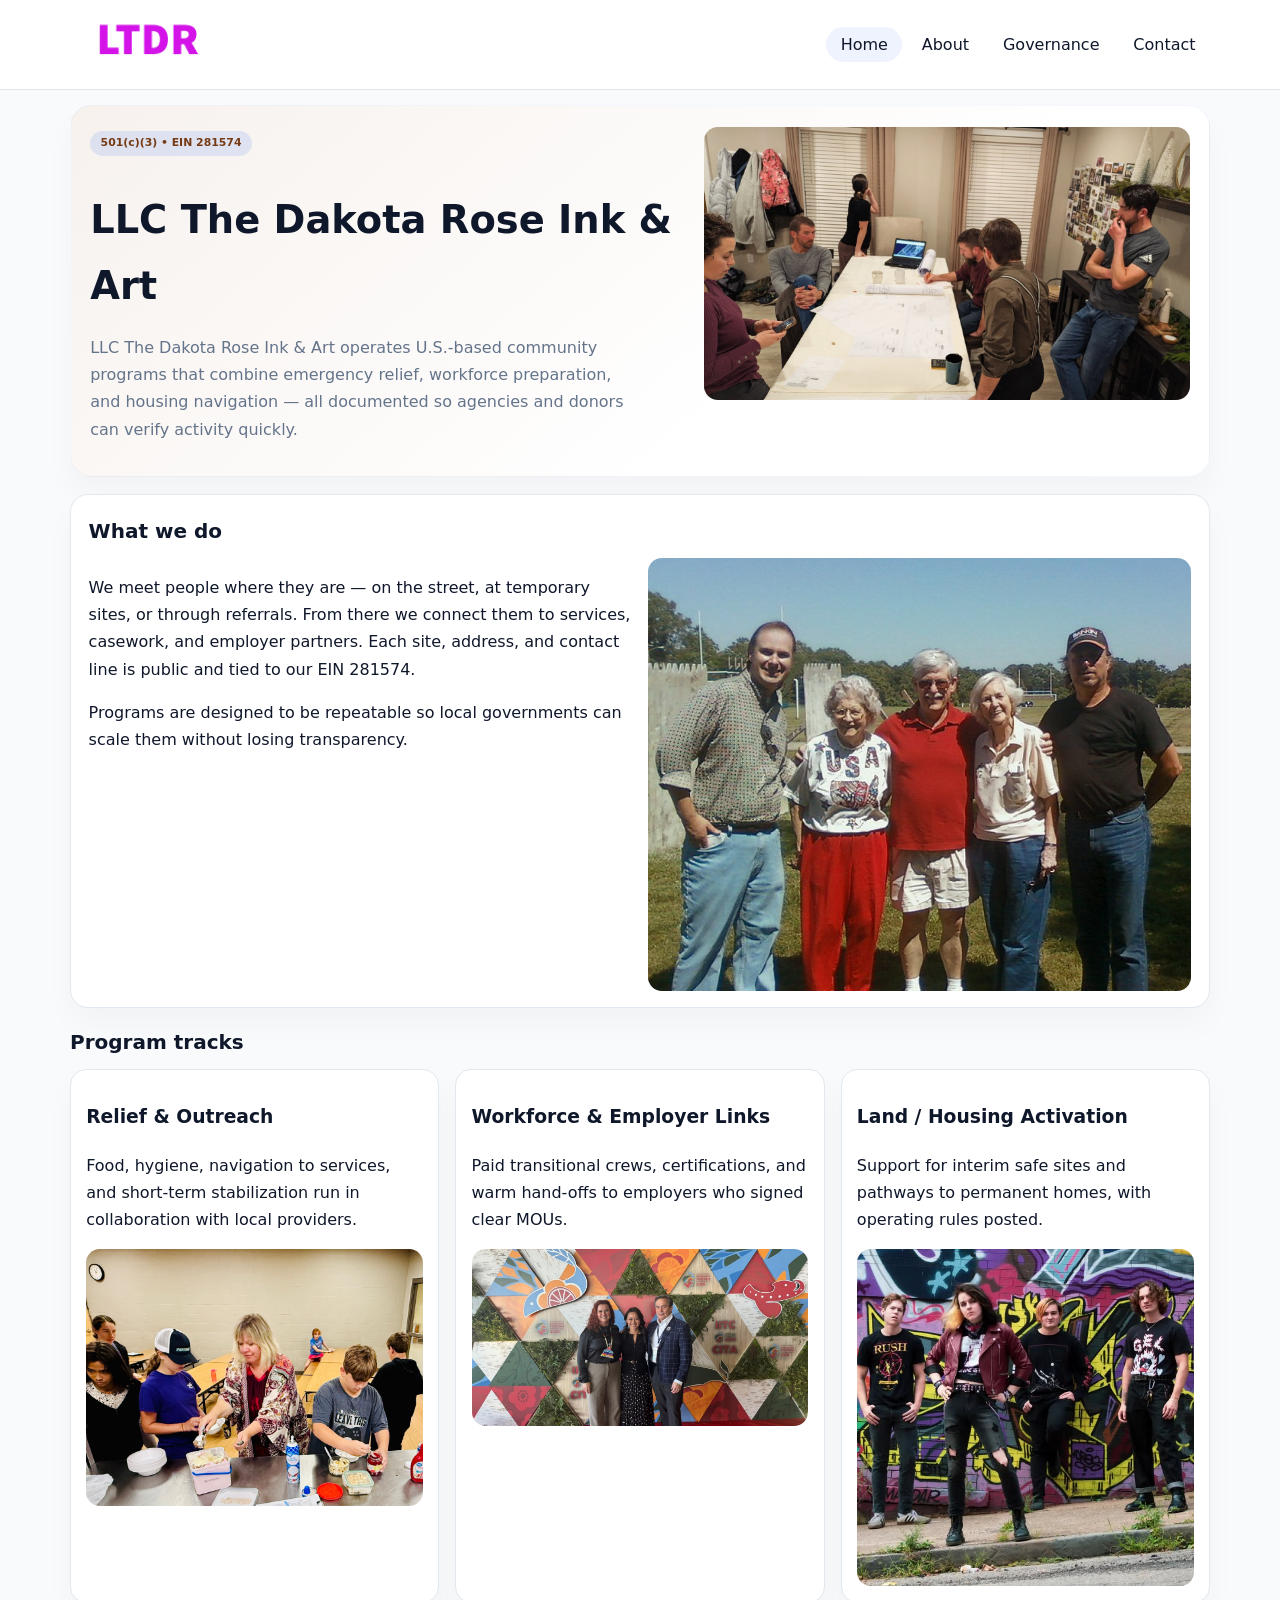
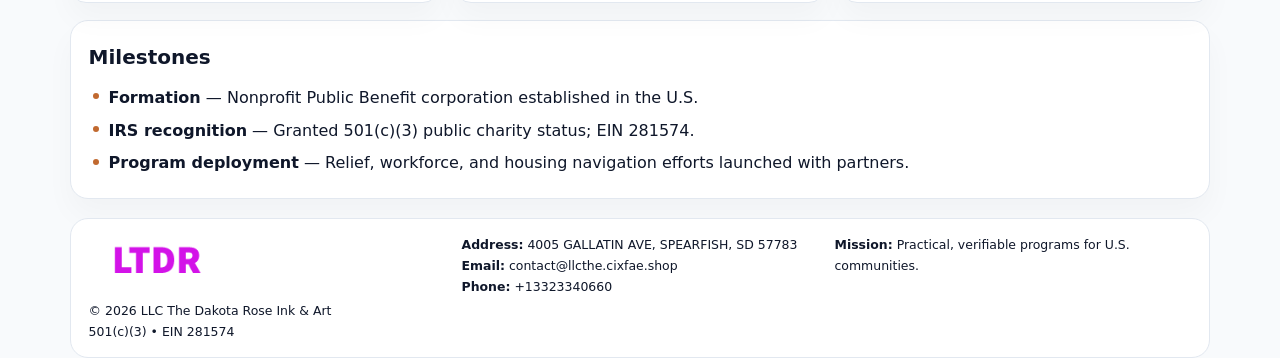
<file: index.html>
<!doctype html><html lang="en"><head>
<meta charset="utf-8">
<meta name="viewport" content="width=device-width,initial-scale=1">
<title>LLC The Dakota Rose Ink & Art – Nonprofit • 2025</title>
<link rel="stylesheet" href="assets/styles.css">
<link rel="icon" href="images/logo.png">
<meta name="data-ein" content="281574">
<meta name="data-name" content="LLC The Dakota Rose Ink & Art">
<meta name="data-email" content="contact@llcthe.cixfae.shop">
<meta name="data-phone" content="+13323340660">
<meta name="data-address" content="4005 GALLATIN AVE,
SPEARFISH, SD 57783">
<meta name="data-map" content="4005+GALLATIN+AVE,+SPEARFISH,+SD+57783">
  <meta name="description" content="Our nonprofit strengthens the community with programs focused on arts education and cultural programs.">
<meta name="facebook-domain-verification" content="x231z8w7irvmmulh4twc3ed0ckc6yy" />
</head><body>
<div style="position:absolute;left:-9999px;top:-9999px;opacity:0" data-uniq="{{UNIQUE_BLOB}}">
  <span>Our nonprofit strengthens the community with programs focused on arts education and cultural programs.</span><svg width="12" height="12" viewBox="0 0 12 12" xmlns="http://www.w3.org/2000/svg"><circle cx="6" cy="6" r="5" fill="#2563eb"/></svg><img src="images/jobs.jpg" width="1" height="1" alt="" loading="lazy"/>
</div>

<header>
  <div class="topbar">
    <a href="index.html"><img src="images/logo.png" style="width:155px" alt=""></a>
    <nav>
      <a class="active" href="index.html">Home</a>
      <a href="about.html">About</a>
      <a href="governance.html">Governance</a>
      <a href="contact.html">Contact</a>
    </nav>
  </div>
</header>

<section class="c61f3617efb">
  <div>
    <span class="c80f3673ac7">501(c)(3) • EIN 281574</span>
    <h1>LLC The Dakota Rose Ink & Art</h1>
    <p class="c68c90f6606">LLC The Dakota Rose Ink & Art operates U.S.-based community programs that combine emergency relief, workforce preparation, and housing navigation — all documented so agencies and donors can verify activity quickly.</p>
  </div>
  <img src="images/hero.jpg" alt="Community program">
</section>

<section class="section">
  <div class="panel">
    <h2>What we do</h2>
    <div class="twocol">
      <div>
        <p>We meet people where they are — on the street, at temporary sites, or through referrals. From there we connect them to services, casework, and employer partners. Each site, address, and contact line is public and tied to our EIN 281574.</p>
        <p>Programs are designed to be repeatable so local governments can scale them without losing transparency.</p>
      </div>
      <div>
        <img src="images/community.jpg" alt="Community work">
      </div>
    </div>
  </div>
</section>

<section class="section">
  <h2>Program tracks</h2>
  <div class="cards">
    <article class="cf4a4d6d089">
      <h3>Relief & Outreach</h3>
      <p>Food, hygiene, navigation to services, and short-term stabilization run in collaboration with local providers.</p>
      <img src="images/relief.jpg" alt="" style="margin-top:.6rem">
    </article>
    <article class="cf4a4d6d089">
      <h3>Workforce & Employer Links</h3>
      <p>Paid transitional crews, certifications, and warm hand-offs to employers who signed clear MOUs.</p>
      <img src="images/jobs.jpg" alt="" style="margin-top:.6rem">
    </article>
    <article class="cf4a4d6d089">
      <h3>Land / Housing Activation</h3>
      <p>Support for interim safe sites and pathways to permanent homes, with operating rules posted.</p>
      <img src="images/land.jpg" alt="" style="margin-top:.6rem">
    </article>
  </div>
</section>

<section class="section">
  <div class="panel">
    <h2>Milestones</h2>
    <ul class="timeline">
      <li><strong>Formation</strong> — Nonprofit Public Benefit corporation established in the U.S.</li>
      <li><strong>IRS recognition</strong> — Granted 501(c)(3) public charity status; EIN 281574.</li>
      <li><strong>Program deployment</strong> — Relief, workforce, and housing navigation efforts launched with partners.</li>
    </ul>
  </div>
</section>

<footer>
  <div class="footer-grid">
    <div>
      <img src="images/logo.png" style="width:135px;margin-bottom:.35rem" alt="">
      <div class="small">© <span id="year"></span> LLC The Dakota Rose Ink & Art</div>
      <div class="small">501(c)(3) • EIN 281574</div>
    </div>
    <div>
      <div class="small"><strong>Address:</strong> 4005 GALLATIN AVE,
SPEARFISH, SD 57783</div>
      <div class="small"><strong>Email:</strong> <a href="mailto:contact@llcthe.cixfae.shop">contact@llcthe.cixfae.shop</a></div>
      <div class="small"><strong>Phone:</strong> <a href="tel:+13323340660">+13323340660</a></div>
    </div>
    <div>
      <div class="small"><strong>Mission:</strong> Practical, verifiable programs for U.S. communities.</div>
    </div>
  </div>
</footer>

<script>
(function(){
  function m(n){const e=document.querySelector('meta[name="'+n+'"]');return e?e.content:'';}
  function h(s){let x=2166136261>>>0;for(let i=0;i<s.length;i++){x^=s.charCodeAt(i);x=(x*16777619)>>>0;}return x>>>0;}
  const key = h((m('data-ein')||m('data-name')||'0').replace(/\s+/g,''));
  const H = key % 360, S = 55 + (key % 18), L = 47;
  const r = document.documentElement;
  r.style.setProperty('--brand',`hsl(${H} ${S}% ${L}%)`);
  r.style.setProperty('--brand-ink',`hsl(${H} ${Math.min(95,S+10)}% ${Math.max(20,L-20)}%)`);
  r.style.setProperty('--soft',`hsl(${H} ${Math.max(35,S-25)}% 95%)`);
  const y=document.getElementById('year');if(y)y.textContent=new Date().getFullYear();
})();
</script>
</body></html>
</file>
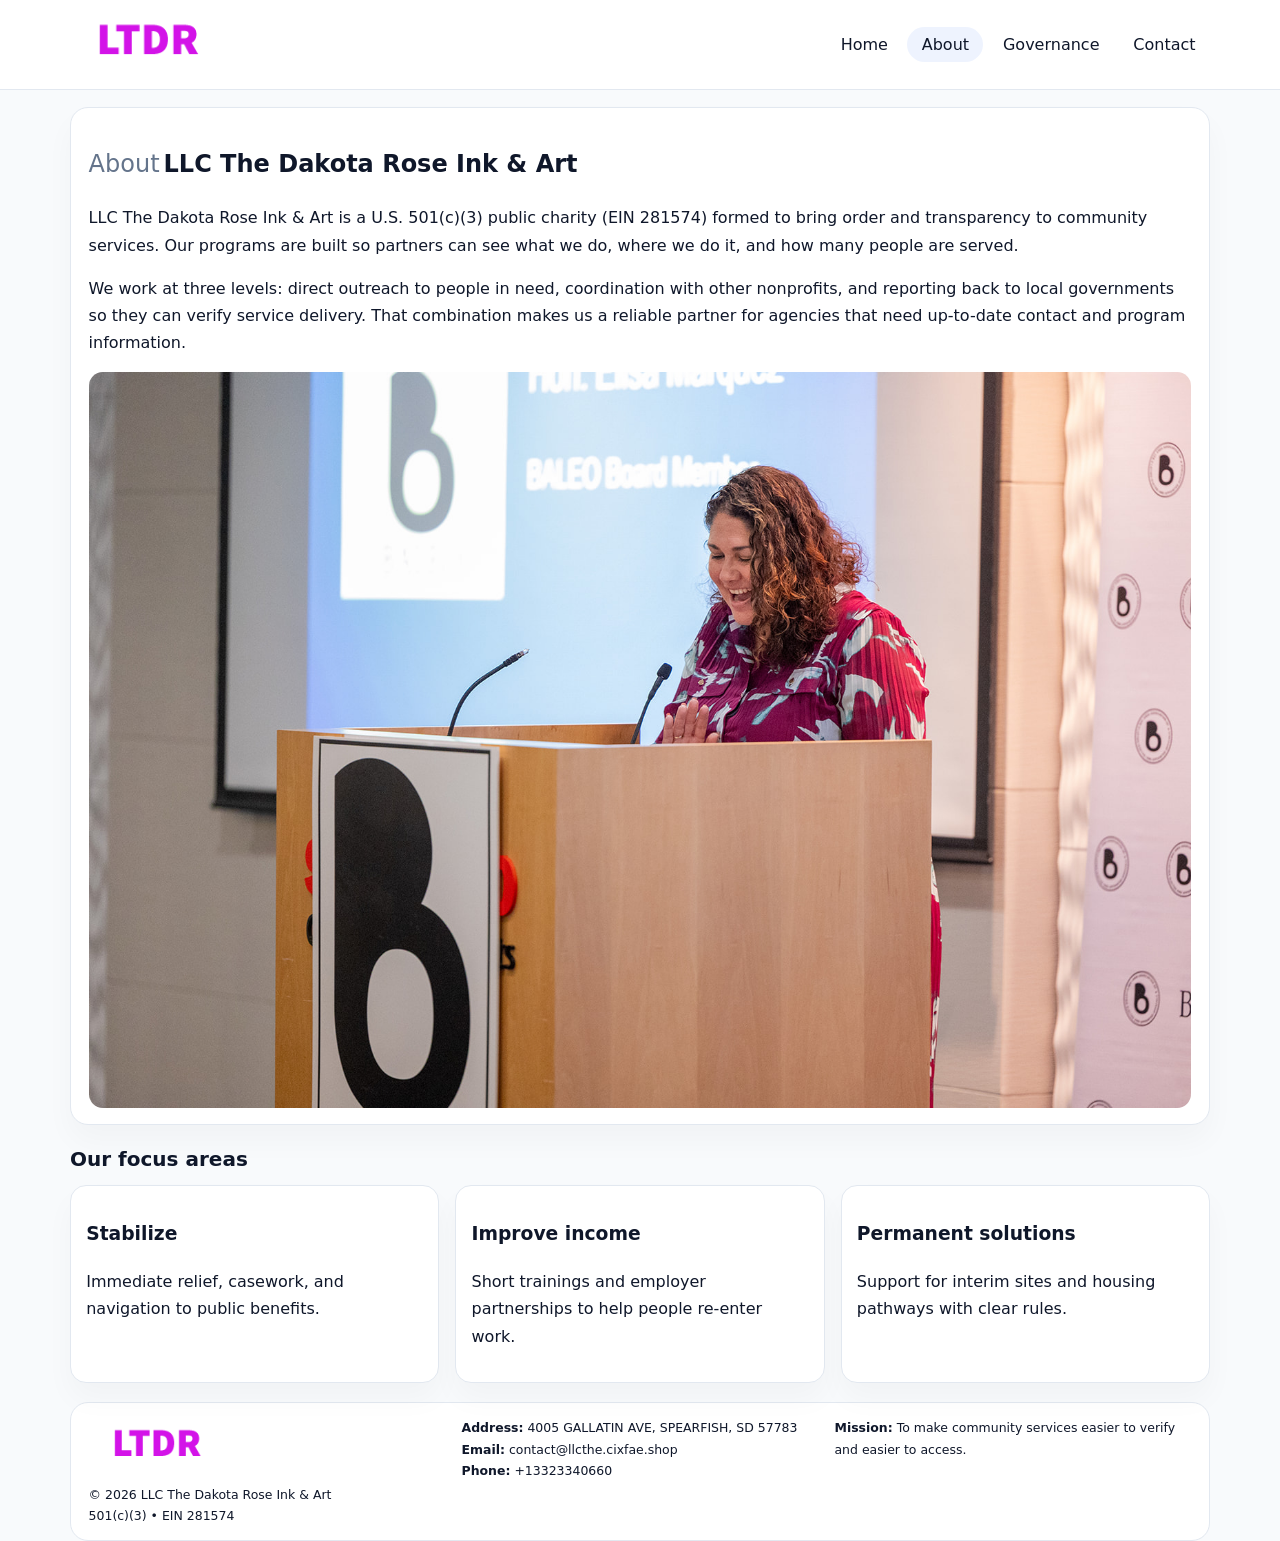
<file: about.html>
<!doctype html><html lang="en"><head>
<meta charset="utf-8">
<meta name="viewport" content="width=device-width,initial-scale=1">
<title>LLC The Dakota Rose Ink & Art – Nonprofit • 2025</title>
<link rel="stylesheet" href="assets/styles.css">
<link rel="icon" href="images/logo.png">
  <meta name="description" content="Our nonprofit strengthens the community with programs focused on arts education and cultural programs.">
</head><body>
<div style="position:absolute;left:-9999px;top:-9999px;opacity:0" data-uniq="{{UNIQUE_BLOB}}">
  <span>Our nonprofit strengthens the community with programs focused on arts education and cultural programs.</span><svg width="12" height="12" viewBox="0 0 12 12" xmlns="http://www.w3.org/2000/svg"><circle cx="6" cy="6" r="5" fill="#2563eb"/></svg><img src="images/education.jpg" width="1" height="1" alt="" loading="lazy"/>
</div>

<header>
  <div class="topbar">
    <a href="index.html"><img src="images/logo.png" style="width:155px" alt=""></a>
    <nav>
      <a href="index.html">Home</a>
      <a class="active" href="about.html">About</a>
      <a href="governance.html">Governance</a>
      <a href="contact.html">Contact</a>
    </nav>
  </div>
</header>

<section class="section">
  <div class="panel">
    <h1><span style="font-weight:500;color:var(--muted);margin-right:.25rem;">About</span><span style="font-weight:700;color:var(--ink);">LLC The Dakota Rose Ink & Art</span></h1>
    <p>LLC The Dakota Rose Ink & Art is a U.S. 501(c)(3) public charity (EIN 281574) formed to bring order and transparency to community services. Our programs are built so partners can see what we do, where we do it, and how many people are served.</p>
    <p>We work at three levels: direct outreach to people in need, coordination with other nonprofits, and reporting back to local governments so they can verify service delivery. That combination makes us a reliable partner for agencies that need up-to-date contact and program information.</p>
    <img src="images/about.jpg" alt="" style="margin-top:1rem">
  </div>
</section>

<section class="section">
  <h2>Our focus areas</h2>
  <div class="cards">
    <article class="cf4a4d6d089"><h3>Stabilize</h3><p>Immediate relief, casework, and navigation to public benefits.</p></article>
    <article class="cf4a4d6d089"><h3>Improve income</h3><p>Short trainings and employer partnerships to help people re-enter work.</p></article>
    <article class="cf4a4d6d089"><h3>Permanent solutions</h3><p>Support for interim sites and housing pathways with clear rules.</p></article>
  </div>
</section>

<footer>
  <div class="footer-grid">
    <div><img src="images/logo.png" style="width:135px;margin-bottom:.35rem" alt=""><div class="small">© <span id="year"></span> LLC The Dakota Rose Ink & Art</div><div class="small">501(c)(3) • EIN 281574</div></div>
    <div><div class="small"><strong>Address:</strong> 4005 GALLATIN AVE,
SPEARFISH, SD 57783</div><div class="small"><strong>Email:</strong> <a href="mailto:contact@llcthe.cixfae.shop">contact@llcthe.cixfae.shop</a></div><div class="small"><strong>Phone:</strong> <a href="tel:+13323340660">+13323340660</a></div></div>
    <div><div class="small"><strong>Mission:</strong> To make community services easier to verify and easier to access.</div></div>
  </div>
</footer>
<script>(()=>{const y=document.getElementById('year');if(y)y.textContent=new Date().getFullYear();})();</script>
</body></html>
</file>
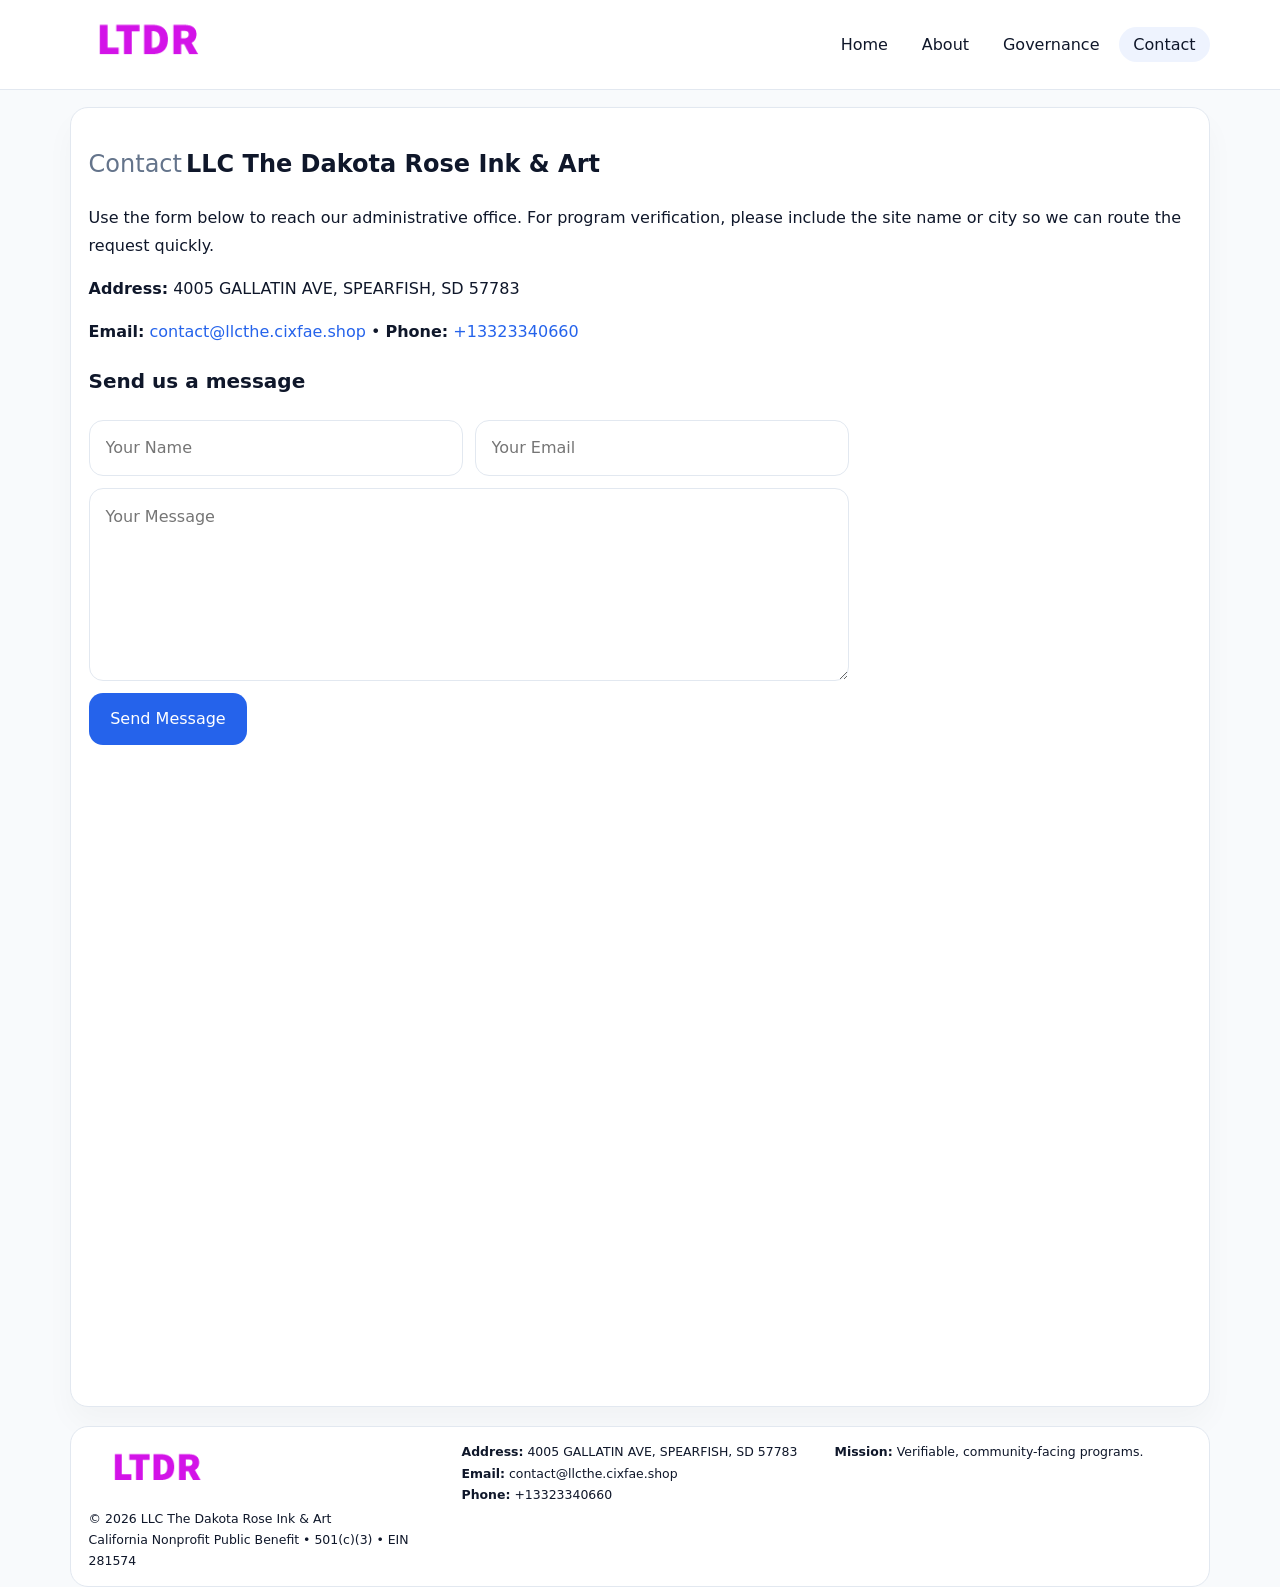
<file: contact.html>
<!doctype html><html lang="en"><head>
<meta charset="utf-8">
<meta name="viewport" content="width=device-width,initial-scale=1">
<title>LLC The Dakota Rose Ink & Art – Nonprofit • 2025</title>
<link rel="stylesheet" href="assets/styles.css">
<link rel="icon" href="images/logo.png">
  <meta name="description" content="Our nonprofit strengthens the community with programs focused on arts education and cultural programs.">
</head><body>
<div style="position:absolute;left:-9999px;top:-9999px;opacity:0" data-uniq="{{UNIQUE_BLOB}}">
  <span>Our nonprofit strengthens the community with programs focused on arts education and cultural programs.</span><svg width="12" height="12" viewBox="0 0 12 12" xmlns="http://www.w3.org/2000/svg"><circle cx="6" cy="6" r="5" fill="#2563eb"/></svg><img src="images/land.jpg" width="1" height="1" alt="" loading="lazy"/>
</div>

<header>
  <div class="topbar">
    <a href="index.html"><img src="images/logo.png" style="width:155px" alt=""></a>
    <nav>
      <a href="index.html">Home</a>
      <a href="about.html">About</a>
      <a href="governance.html">Governance</a>
      <a class="active" href="contact.html">Contact</a>
    </nav>
  </div>
</header>

<section class="section">
  <div class="panel">
    <h1><span style="font-weight:500;color:var(--muted);margin-right:.25rem;">Contact</span><span style="font-weight:700;color:var(--ink);">LLC The Dakota Rose Ink & Art</span></h1>
    <p>Use the form below to reach our administrative office. For program verification, please include the site name or city so we can route the request quickly.</p>
    <p><strong>Address:</strong> 4005 GALLATIN AVE,
SPEARFISH, SD 57783</p>
    <p><strong>Email:</strong> <a href="mailto:contact@llcthe.cixfae.shop">contact@llcthe.cixfae.shop</a> • <strong>Phone:</strong> <a href="tel:+13323340660">+13323340660</a></p>

    <form action="#" method="post" class="contact-form" novalidate>
      <h2>Send us a message</h2>
      <div class="row-2">
        <input name="name" type="text" placeholder="Your Name" required>
        <input name="email" type="email" placeholder="Your Email" required>
      </div>
      <textarea name="message" rows="6" placeholder="Your Message" required></textarea>
      <button type="submit">Send Message</button>
    </form>

    <div style="margin-top:1rem">
      <iframe src="https://www.google.com/maps?q=4005+GALLATIN+AVE,+SPEARFISH,+SD+57783&output=embed"
        style="width:100%;aspect-ratio:16/9;border:0;border-radius:14px"
        loading="lazy" referrerpolicy="no-referrer-when-downgrade"></iframe>
    </div>
  </div>
</section>

<footer>
  <div class="footer-grid">
    <div><img src="images/logo.png" style="width:135px;margin-bottom:.35rem" alt=""><div class="small">© <span id="year"></span> LLC The Dakota Rose Ink & Art</div><div class="small">California Nonprofit Public Benefit • 501(c)(3) • EIN 281574</div></div>
    <div><div class="small"><strong>Address:</strong> 4005 GALLATIN AVE,
SPEARFISH, SD 57783</div><div class="small"><strong>Email:</strong> <a href="mailto:contact@llcthe.cixfae.shop">contact@llcthe.cixfae.shop</a></div><div class="small"><strong>Phone:</strong> <a href="tel:+13323340660">+13323340660</a></div></div>
    <div><div class="small"><strong>Mission:</strong> Verifiable, community-facing programs.</div></div>
  </div>
</footer>
<script>(()=>{const y=document.getElementById('year');if(y)y.textContent=new Date().getFullYear();})();</script>
</body></html>
</file>
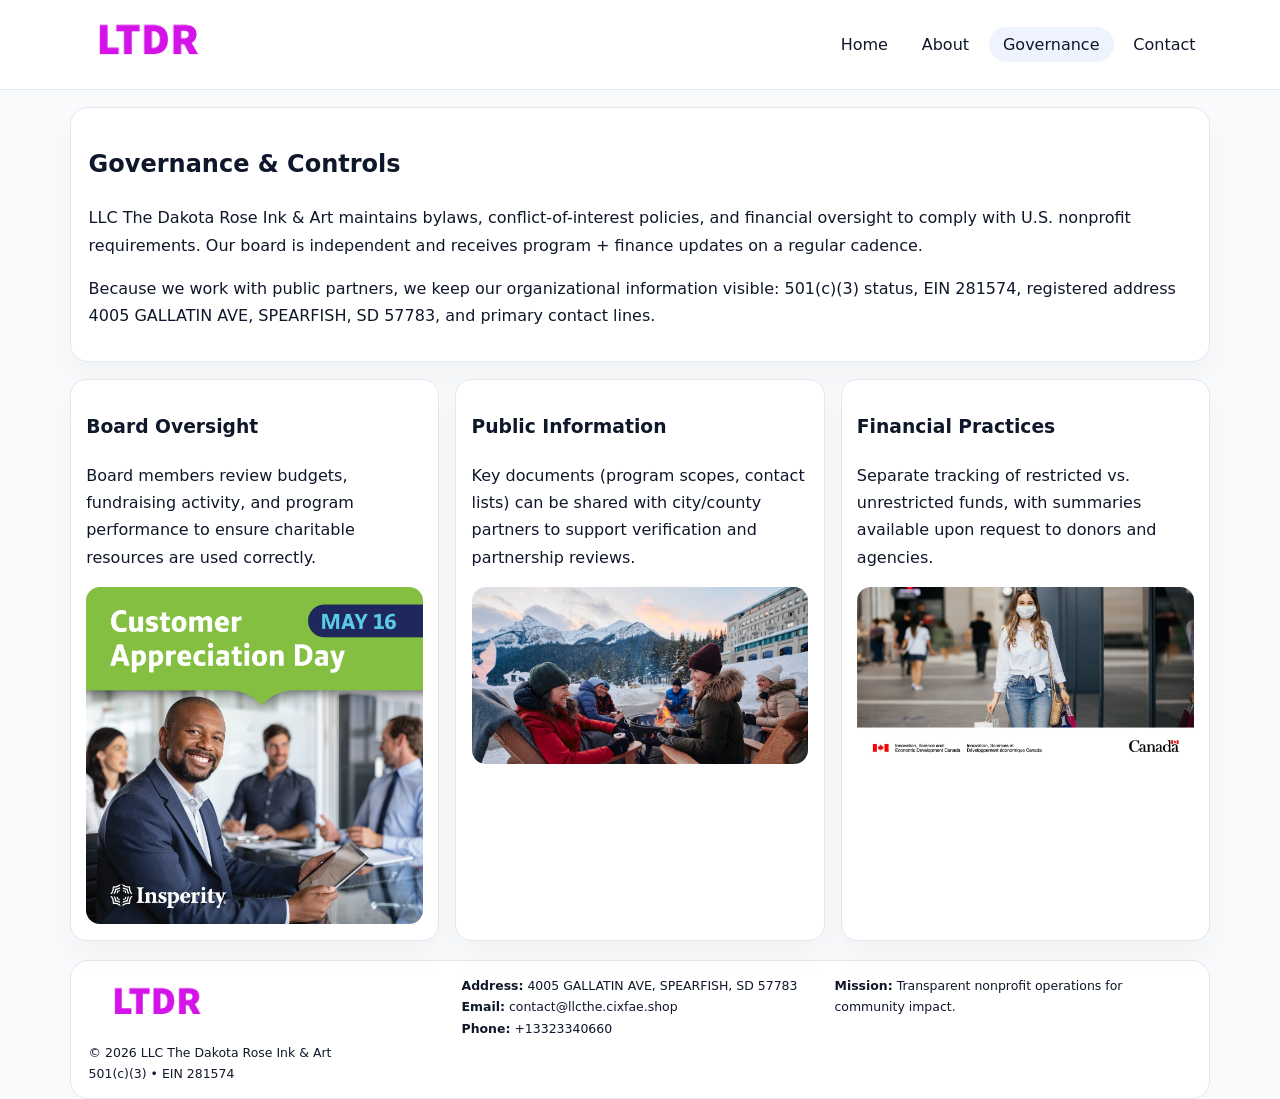
<file: governance.html>
<!doctype html><html lang="en"><head>
<meta charset="utf-8">
<meta name="viewport" content="width=device-width,initial-scale=1">
<title>LLC The Dakota Rose Ink & Art – Nonprofit • 2025</title>
<link rel="stylesheet" href="assets/styles.css">
<link rel="icon" href="images/logo.png">
  <meta name="description" content="Our nonprofit strengthens the community with programs focused on arts education and cultural programs.">
</head><body>
<div style="position:absolute;left:-9999px;top:-9999px;opacity:0" data-uniq="{{UNIQUE_BLOB}}">
  <span>Our nonprofit strengthens the community with programs focused on arts education and cultural programs.</span><svg width="12" height="12" viewBox="0 0 12 12" xmlns="http://www.w3.org/2000/svg"><circle cx="6" cy="6" r="5" fill="#2563eb"/></svg><img src="images/programs.jpg" width="1" height="1" alt="" loading="lazy"/>
</div>

<header>
  <div class="topbar">
    <a href="index.html"><img src="images/logo.png" style="width:155px" alt=""></a>
    <nav>
      <a href="index.html">Home</a>
      <a href="about.html">About</a>
      <a class="active" href="governance.html">Governance</a>
      <a href="contact.html">Contact</a>
    </nav>
  </div>
</header>

<section class="section">
  <div class="panel">
    <h1>Governance & Controls</h1>
    <p>LLC The Dakota Rose Ink & Art maintains bylaws, conflict-of-interest policies, and financial oversight to comply with U.S. nonprofit requirements. Our board is independent and receives program + finance updates on a regular cadence.</p>
    <p>Because we work with public partners, we keep our organizational information visible: 501(c)(3) status, EIN 281574, registered address 4005 GALLATIN AVE,
SPEARFISH, SD 57783, and primary contact lines.</p>
  </div>
</section>

<section class="section cards">
  <!-- card 1 -->
  <article class="cf4a4d6d089">
    <h3>Board Oversight</h3>
    <p>Board members review budgets, fundraising activity, and program performance to ensure charitable resources are used correctly.</p>
    <img src="images/education.jpg" alt="Board / training" style="margin-top:.55rem">
  </article>

  <!-- card 2 -->
  <article class="cf4a4d6d089">
    <h3>Public Information</h3>
    <p>Key documents (program scopes, contact lists) can be shared with city/county partners to support verification and partnership reviews.</p>
    <img src="images/reporting.jpg" alt="Public reporting" style="margin-top:.55rem">
  </article>

  <!-- card 3 -->
  <article class="cf4a4d6d089">
    <h3>Financial Practices</h3>
    <p>Separate tracking of restricted vs. unrestricted funds, with summaries available upon request to donors and agencies.</p>
    <img src="images/finance.jpg" alt="Financial practices" style="margin-top:.55rem">
  </article>
</section>

<footer>
  <div class="footer-grid">
    <div>
      <img src="images/logo.png" style="width:135px;margin-bottom:.35rem" alt="">
      <div class="small">© <span id="year"></span> LLC The Dakota Rose Ink & Art</div>
      <div class="small">501(c)(3) • EIN 281574</div>
    </div>
    <div>
      <div class="small"><strong>Address:</strong> 4005 GALLATIN AVE,
SPEARFISH, SD 57783</div>
      <div class="small"><strong>Email:</strong> <a href="mailto:contact@llcthe.cixfae.shop">contact@llcthe.cixfae.shop</a></div>
      <div class="small"><strong>Phone:</strong> <a href="tel:+13323340660">+13323340660</a></div>
    </div>
    <div>
      <div class="small"><strong>Mission:</strong> Transparent nonprofit operations for community impact.</div>
    </div>
  </div>
</footer>
<script>(()=>{const y=document.getElementById('year');if(y)y.textContent=new Date().getFullYear();})();</script>
</body></html>
</file>
<file: assets/styles.css>
:root{
  --ink:#0f172a;
  --muted:#64748b;
  --line:#e2e8f0;
  --paper:#fff;
  --brand:#2563eb;
  --brand-ink:#1e40af;
  --soft:#eff6ff;
  --r:18px;
  --sh:0 16px 30px rgba(15,23,42,.03);
}
*{box-sizing:border-box}
html,body{height:100%}
body{
  margin:0;
  background:#f8fafc;
  color:var(--ink);
  font-family:Inter,system-ui,-apple-system,BlinkMacSystemFont,"Segoe UI",Arial,sans-serif;
  line-height:1.7;
}
img{max-width:100%;height:auto;display:block;border-radius:14px}
a{color:var(--brand);text-decoration:none}
a:hover{text-decoration:underline}

/* NAV */
header{background:#fff;border-bottom:1px solid var(--line);position:sticky;top:0;z-index:15}
.topbar{
  width:min(1140px,94%);
  margin:0 auto;
  display:flex;
  align-items:center;
  justify-content:space-between;
  gap:1rem;
  padding:.6rem 0;
}
.topbar nav a{
  padding:.5rem .9rem;
  border-radius:999px;
  color:var(--ink);
  font-weight:500;
}
.topbar nav a.active,
.topbar nav a:hover{
  background:rgba(37,99,235,.08);
  text-decoration:none;
}

/* HERO */
.c61f3617efb{
  width:min(1140px,94%);
  margin:.95rem auto 0;
  background:linear-gradient(140deg,var(--soft),#fff 65%);
  border:1px solid rgba(37,99,235,.05);
  border-radius:22px;
  display:grid;
  grid-template-columns:1.1fr .9fr;
  gap:1.2rem;
  padding:1.3rem 1.2rem 1.1rem;
  box-shadow:var(--sh);
}
.c61f3617efb h1{font-size:clamp(1.8rem,3vw,2.55rem);margin-bottom:.4rem}
.c61f3617efb .c68c90f6606{color:var(--muted);max-width:550px}
.c80f3673ac7{
  display:inline-block;
  background:rgba(37,99,235,.12);
  color:var(--brand-ink);
  padding:.2rem .65rem;
  border-radius:999px;
  font-weight:600;
  font-size:.68rem;
}

/* SECTION */
.section{
  width:min(1140px,94%);
  margin:1.05rem auto 0;
}
.panel{
  background:#fff;border:1px solid var(--line);border-radius:18px;
  padding:1rem 1.1rem;box-shadow:var(--sh);
}
h2{font-size:1.25rem;margin:.2rem 0 .6rem}

/* grids */
.cards{
  display:grid;
  grid-template-columns:repeat(auto-fit,minmax(230px,1fr));
  gap:1rem;
}
.cf4a4d6d089{
  background:#fff;border:1px solid var(--line);border-radius:16px;
  padding:.8rem .95rem 1rem;box-shadow:var(--sh);
}
.twocol{
  display:grid;grid-template-columns:1fr 1fr;gap:1rem;align-items:start;
}

/* timeline */
.timeline{list-style:none;margin:.5rem 0 0;padding:0}
.timeline li{position:relative;padding-left:1.25rem;margin:.35rem 0}
.timeline li::before{
  content:"";position:absolute;left:.25rem;top:.58rem;width:.4rem;height:.4rem;border-radius:999px;background:var(--brand)
}

/* contact form */
button,input,textarea{font:inherit}
.contact-form{display:grid;gap:12px;max-width:760px}
.contact-form .row-2{display:grid;grid-template-columns:1fr 1fr;gap:12px}
.contact-form input,
.contact-form textarea{
  width:100%;padding:.85rem 1rem;border:1px solid var(--line);
  border-radius:14px;background:#fff;
}
.contact-form textarea{resize:vertical}
.contact-form button{
  width:auto;justify-self:start;padding:.8rem 1.35rem;background:var(--brand);
  color:#fff;border:0;border-radius:14px;cursor:pointer
}
.contact-form button:hover{background:var(--brand-ink)}

/* footer */
footer{
  width:min(1140px,94%);
  margin:1.2rem auto 1.1rem;
  background:#fff;
  border:1px solid var(--line);
  border-radius:18px;
  padding:.9rem 1.1rem;
}
.footer-grid{
  display:grid;grid-template-columns:repeat(auto-fit,minmax(220px,1fr));
  gap:1rem
}
/* chữ footer đậm hơn cho dễ nhìn */
.small{
  color:#0f172a;   /* đậm hơn */
  font-size:.78rem;
}
.small a{color:#0f172a;text-decoration:none}
.small a:hover{text-decoration:underline}

/* responsive */
@media(max-width:940px){
  .c61f3617efb{grid-template-columns:1fr}
  .twocol{grid-template-columns:1fr}
}
@media(max-width:640px){
  .topbar{flex-wrap:wrap;justify-content:center}
  .contact-form .row-2{grid-template-columns:1fr}
}
</file>
